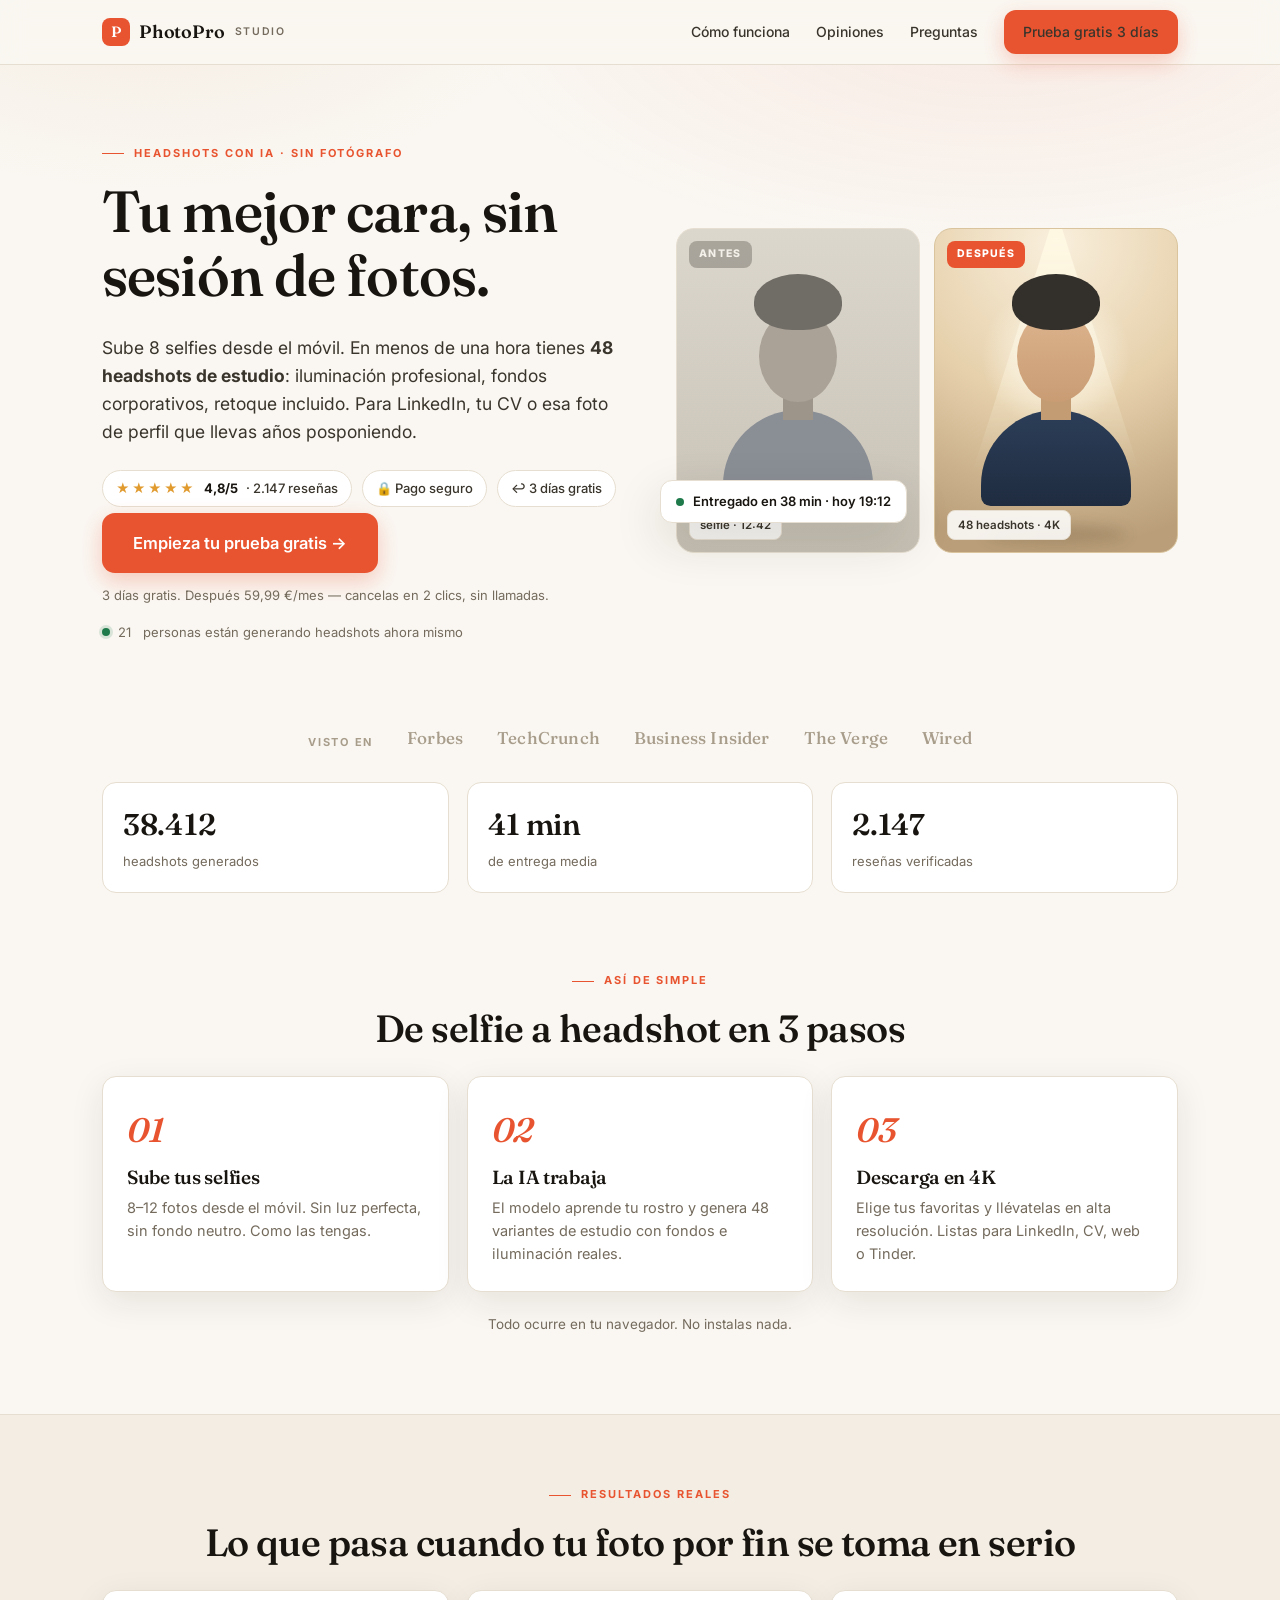
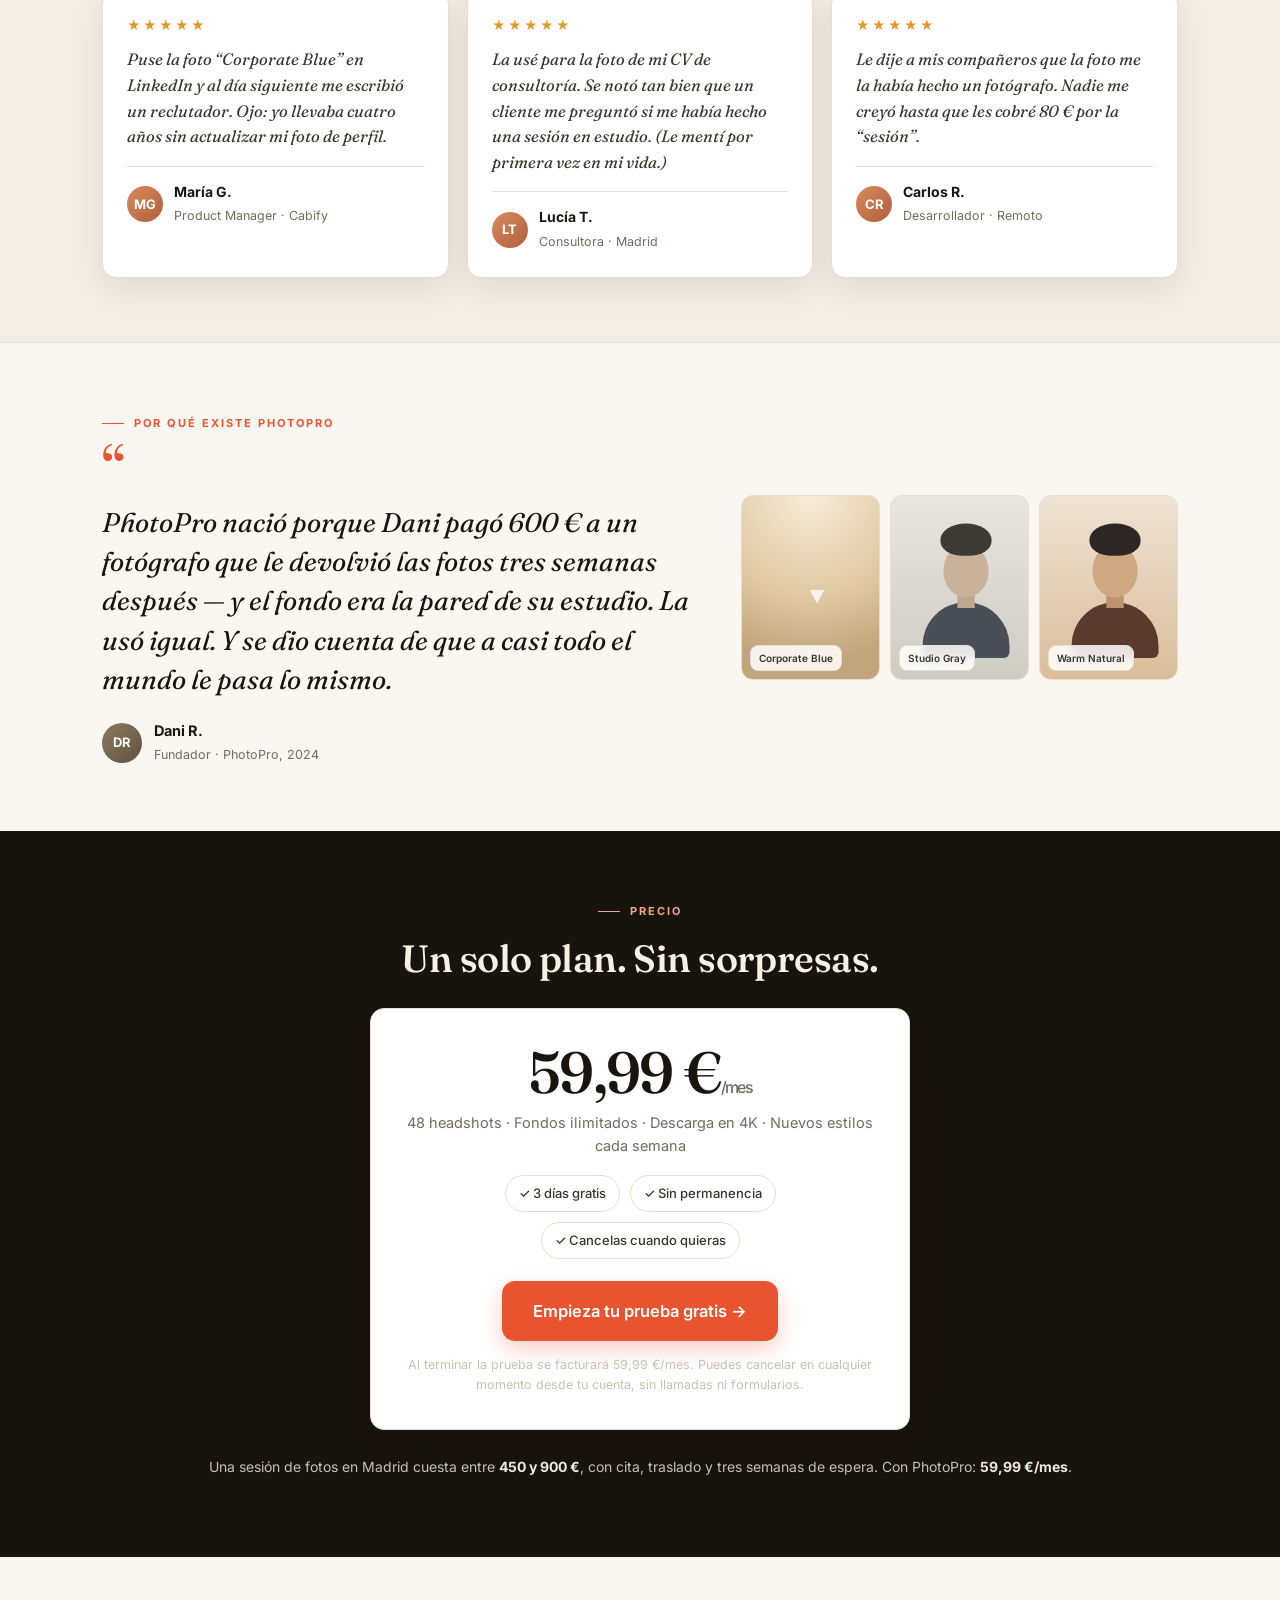
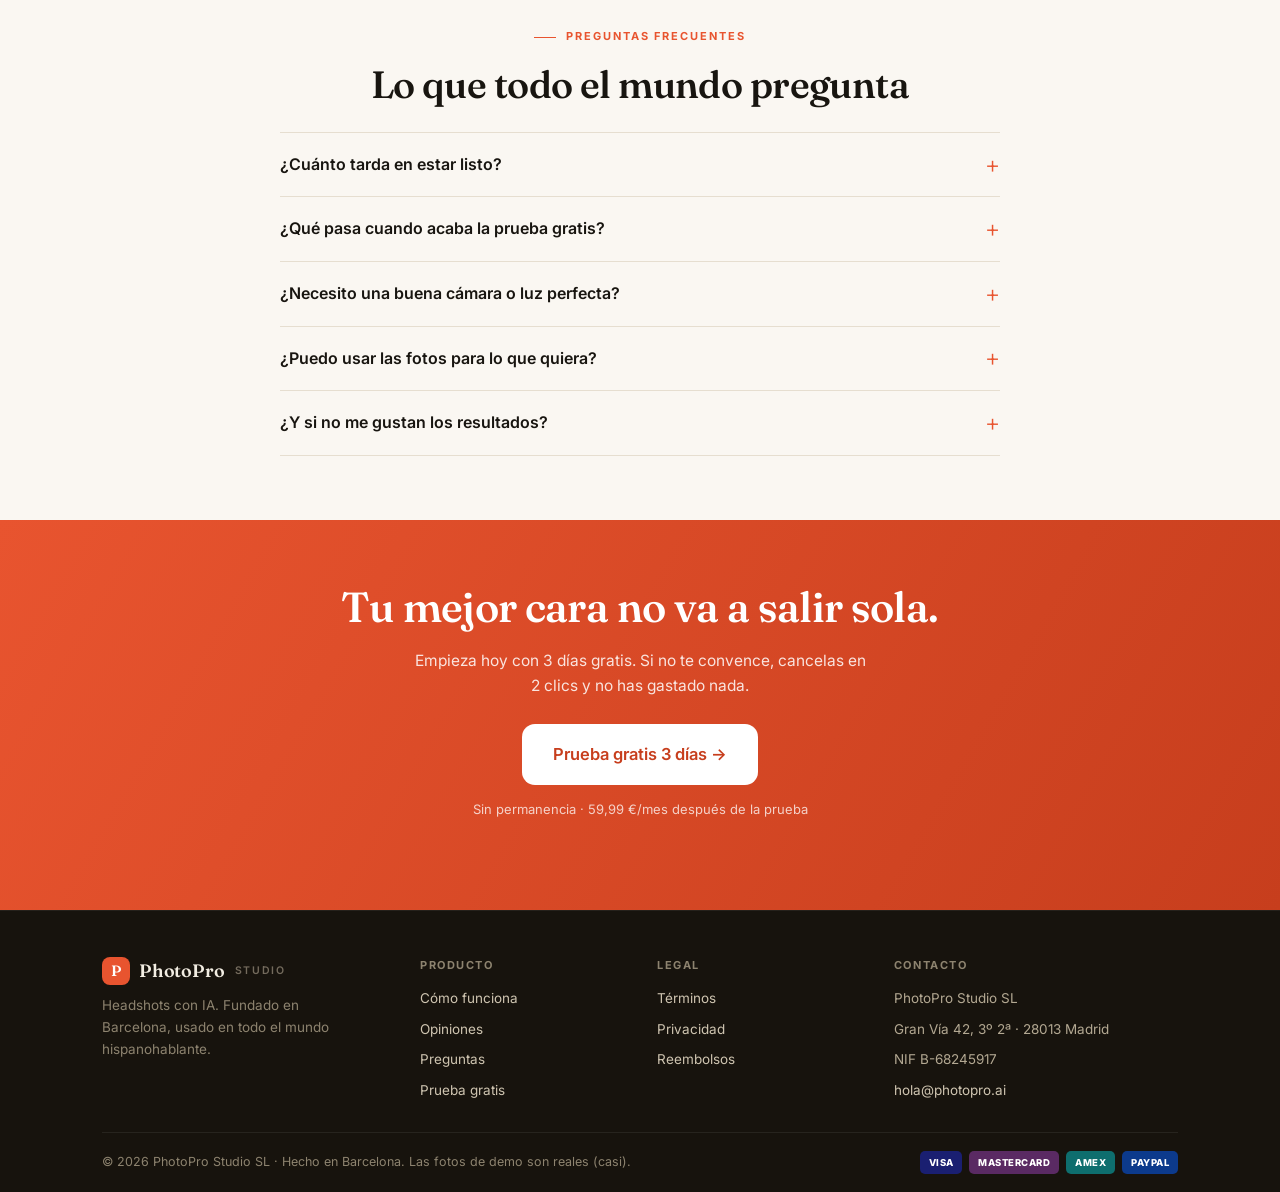
<file: index.html>
<!DOCTYPE html>
<html lang="es">
<head>
<meta charset="utf-8">
<meta name="viewport" content="width=device-width,initial-scale=1">
<title>PhotoPro — Headshots con IA, sin fotógrafo</title>
<meta name="description" content="Sube 8 selfies desde tu móvil y en menos de una hora tienes 48 headshots de estudio: fondos corporativos, iluminación real, retoque incluido. 3 días gratis.">
<meta property="og:title" content="PhotoPro — Tu mejor cara, sin sesión de fotos">
<meta property="og:description" content="48 headshots de estudio generados con IA. Prueba gratis 3 días.">
<meta name="theme-color" content="#faf7f2">
<link rel="icon" href="data:image/svg+xml,<svg xmlns='http://www.w3.org/2000/svg' viewBox='0 0 32 32'><rect width='32' height='32' rx='7' fill='%23e8542f'/><circle cx='16' cy='12.5' r='5.5' fill='%23fff'/><path d='M6.5 29c1.2-5.2 5-8 9.5-8s8.3 2.8 9.5 8z' fill='%23fff'/></svg>">
<link rel="preconnect" href="https://fonts.googleapis.com">
<link rel="preconnect" href="https://fonts.gstatic.com" crossorigin>
<link href="https://fonts.googleapis.com/css2?family=Fraunces:ital,opsz,wght@0,9..144,400..700;1,9..144,400..700&family=Inter:wght@400;500;600;700&display=swap" rel="stylesheet">
<link rel="stylesheet" href="styles.css">
</head>
<body>

<nav>
  <div class="wrap nav">
    <div class="logo"><span class="mark">P</span> PhotoPro <span class="logo-sub">studio</span></div>
    <div class="links">
      <a href="#how">Cómo funciona</a>
      <a href="#reviews">Opiniones</a>
      <a href="#faq">Preguntas</a>
      <a href="checkout.html" class="btn btn-primary" style="padding:10px 18px;font-size:14px">Prueba gratis 3 días</a>
    </div>
  </div>
</nav>

<header class="hero">
  <div class="wrap hero-grid">
    <div>
      <span class="eyebrow">Headshots con IA · sin fotógrafo</span>
      <h1>Tu mejor cara, sin sesión de fotos.</h1>
      <p class="lead">Sube 8 selfies desde el móvil. En menos de una hora tienes <b>48 headshots de estudio</b>: iluminación profesional, fondos corporativos, retoque incluido. Para LinkedIn, tu CV o esa foto de perfil que llevas años posponiendo.</p>
      <div class="badges">
        <span class="badge"><span class="stars">★★★★★</span> <b>4,8/5</b> · 2.147 reseñas</span>
        <span class="badge">🔒 Pago seguro</span>
        <span class="badge">↩️ 3 días gratis</span>
      </div>
      <a href="checkout.html" class="btn btn-primary btn-lg">Empieza tu prueba gratis →</a>
      <p class="cta-note">3 días gratis. Después 59,99 €/mes — cancelas en 2 clics, sin llamadas.</p>
      <span class="live"><span class="dot"></span> <span class="live-num">14</span>&nbsp;personas están generando headshots ahora mismo</span>
    </div>
    <div class="stage" aria-hidden="true">
      <div class="pane before">
        <span class="label">Antes</span>
        <div class="bust">
          <div class="shoulders"></div><div class="neck"></div><div class="head"></div><div class="hair"></div>
        </div>
        <span class="chip">selfie · 12:42</span>
      </div>
      <div class="pane after">
        <span class="label">Después</span>
        <div class="cone"></div><div class="glow"></div><div class="floor"></div>
        <div class="bust">
          <div class="shoulders"></div><div class="collar"></div><div class="neck"></div><div class="head"></div><div class="hair"></div>
        </div>
        <span class="chip">48 headshots · 4K</span>
      </div>
      <div class="float-card"><span class="dot"></span> Entregado en 38 min · hoy 19:12</div>
    </div>
  </div>
</header>

<section class="trust">
  <div class="wrap">
    <div class="press">
      <span class="plabel">Visto en</span>
      <span class="pname">Forbes</span>
      <span class="pname">TechCrunch</span>
      <span class="pname">Business Insider</span>
      <span class="pname">The Verge</span>
      <span class="pname">Wired</span>
    </div>
    <div class="stats">
      <div class="stat"><b>38.412</b><span>headshots generados</span></div>
      <div class="stat"><b>41 min</b><span>de entrega media</span></div>
      <div class="stat"><b>2.147</b><span>reseñas verificadas</span></div>
    </div>
  </div>
</section>

<section class="section" id="how">
  <div class="wrap">
    <div class="center">
      <span class="eyebrow">Así de simple</span>
      <h2>De selfie a headshot en 3 pasos</h2>
    </div>
    <div class="steps" style="margin-top:26px">
      <div class="card step"><span class="n">01</span><h3>Sube tus selfies</h3><p>8–12 fotos desde el móvil. Sin luz perfecta, sin fondo neutro. Como las tengas.</p></div>
      <div class="card step"><span class="n">02</span><h3>La IA trabaja</h3><p>El modelo aprende tu rostro y genera 48 variantes de estudio con fondos e iluminación reales.</p></div>
      <div class="card step"><span class="n">03</span><h3>Descarga en 4K</h3><p>Elige tus favoritas y llévatelas en alta resolución. Listas para LinkedIn, CV, web o Tinder.</p></div>
    </div>
    <p class="stepnote">Todo ocurre en tu navegador. No instalas nada.</p>
  </div>
</section>

<section class="section" id="reviews" style="background:var(--bg2);border-block:1px solid var(--line)">
  <div class="wrap">
    <div class="center">
      <span class="eyebrow">Resultados reales</span>
      <h2>Lo que pasa cuando tu foto por fin se toma en serio</h2>
    </div>
    <div class="grid3" style="margin-top:26px">
      <div class="card tcard">
        <span class="stars">★★★★★</span>
        <p class="quote">Puse la foto “Corporate Blue” en LinkedIn y al día siguiente me escribió un reclutador. Ojo: yo llevaba cuatro años sin actualizar mi foto de perfil.</p>
        <div class="who"><div class="avatar">MG</div><div><b>María G.</b><span class="muted">Product Manager · Cabify</span></div></div>
      </div>
      <div class="card tcard">
        <span class="stars">★★★★★</span>
        <p class="quote">La usé para la foto de mi CV de consultoría. Se notó tan bien que un cliente me preguntó si me había hecho una sesión en estudio. (Le mentí por primera vez en mi vida.)</p>
        <div class="who"><div class="avatar">LT</div><div><b>Lucía T.</b><span class="muted">Consultora · Madrid</span></div></div>
      </div>
      <div class="card tcard">
        <span class="stars">★★★★★</span>
        <p class="quote">Le dije a mis compañeros que la foto me la había hecho un fotógrafo. Nadie me creyó hasta que les cobré 80 € por la “sesión”.</p>
        <div class="who"><div class="avatar">CR</div><div><b>Carlos R.</b><span class="muted">Desarrollador · Remoto</span></div></div>
      </div>
    </div>
  </div>
</section>

<section class="section">
  <div class="wrap founder">
    <div>
      <span class="eyebrow">Por qué existe PhotoPro</span>
      <p class="fquote">PhotoPro nació porque Dani pagó 600 € a un fotógrafo que le devolvió las fotos tres semanas después — y el fondo era la pared de su estudio. La usó igual. Y se dio cuenta de que a casi todo el mundo le pasa lo mismo.</p>
      <div class="fwho">
        <div class="avatar">DR</div>
        <div><b>Dani R.</b><span class="muted">Fundador · PhotoPro, 2024</span></div>
      </div>
    </div>
    <div class="mini-tiles" aria-hidden="true">
      <div class="tile"><div class="bust"><div class="shoulders"></div><div class="collar"></div><div class="neck"></div><div class="head"></div><div class="hair"></div></div><span class="chip">Corporate Blue</span></div>
      <div class="tile"><div class="bust"><div class="shoulders"></div><div class="neck"></div><div class="head"></div><div class="hair"></div></div><span class="chip">Studio Gray</span></div>
      <div class="tile"><div class="bust"><div class="shoulders"></div><div class="collar"></div><div class="neck"></div><div class="head"></div><div class="hair"></div></div><span class="chip">Warm Natural</span></div>
    </div>
  </div>
</section>

<section class="section dark" id="pricing">
  <div class="wrap">
    <div class="center">
      <span class="eyebrow">Precio</span>
      <h2>Un solo plan. Sin sorpresas.</h2>
    </div>
    <div class="card pricebox" style="margin-top:28px">
      <div class="price">59,99 €<small>/mes</small></div>
      <p class="lead2">48 headshots · Fondos ilimitados · Descarga en 4K · Nuevos estilos cada semana</p>
      <div class="badges">
        <span class="badge">✓ 3 días gratis</span>
        <span class="badge">✓ Sin permanencia</span>
        <span class="badge">✓ Cancelas cuando quieras</span>
      </div>
      <a href="checkout.html" class="btn btn-primary btn-lg" style="margin-top:18px">Empieza tu prueba gratis →</a>
      <p class="terms">Al terminar la prueba se facturará 59,99 €/mes. Puedes cancelar en cualquier momento desde tu cuenta, sin llamadas ni formularios.</p>
    </div>
    <p class="compare">Una sesión de fotos en Madrid cuesta entre <b>450 y 900 €</b>, con cita, traslado y tres semanas de espera. Con PhotoPro: <b>59,99 €/mes</b>.</p>
  </div>
</section>

<section class="section" id="faq">
  <div class="wrap">
    <div class="center">
      <span class="eyebrow">Preguntas frecuentes</span>
      <h2>Lo que todo el mundo pregunta</h2>
    </div>
    <div class="faq" style="margin-top:26px">
      <details>
        <summary>¿Cuánto tarda en estar listo?</summary>
        <p class="faqp">La media es de 41 minutos. En picos de uso (jueves por la noche, no preguntéis) puede tardar hasta 2 horas; te avisamos por email cuando estén listos.</p>
      </details>
      <details>
        <summary>¿Qué pasa cuando acaba la prueba gratis?</summary>
        <p class="faqp">Se renueva a 59,99 €/mes. Si cancelas antes del día 4, no te cobramos nada. Puedes hacerlo desde tu cuenta en dos clics, sin escribir a nadie.</p>
      </details>
      <details>
        <summary>¿Necesito una buena cámara o luz perfecta?</summary>
        <p class="faqp">No. Selfies de móvil, con luz de ventana, incluso de espaldas a la ventana (peor, pero sirve). Cuantas más variaciones de ángulo, mejor.</p>
      </details>
      <details>
        <summary>¿Puedo usar las fotos para lo que quiera?</summary>
        <p class="faqp">Para uso personal y profesional: LinkedIn, CV, web, apps de citas. No puedes revenderlas en stock, eso sí.</p>
      </details>
      <details>
        <summary>¿Y si no me gustan los resultados?</summary>
        <p class="faqp">Tienes 3 días para cancelar sin que se te cobre nada. Y si te quedas, puedes volver a generar todo las veces que quieras.</p>
      </details>
    </div>
  </div>
</section>

<section class="cta-band">
  <div class="wrap">
    <h2>Tu mejor cara no va a salir sola.</h2>
    <p>Empieza hoy con 3 días gratis. Si no te convence, cancelas en 2 clics y no has gastado nada.</p>
    <a href="checkout.html" class="btn btn-white btn-lg">Prueba gratis 3 días →</a>
    <p class="cta-note" style="margin-top:14px">Sin permanencia · 59,99 €/mes después de la prueba</p>
  </div>
</section>

<footer>
  <div class="wrap">
    <div class="foot-grid">
      <div class="foot-brand">
        <div class="logo"><span class="mark">P</span> PhotoPro <span class="logo-sub">studio</span></div>
        <p>Headshots con IA. Fundado en Barcelona, usado en todo el mundo hispanohablante.</p>
      </div>
      <div>
        <h4>Producto</h4>
        <ul>
          <li><a href="#how">Cómo funciona</a></li>
          <li><a href="#reviews">Opiniones</a></li>
          <li><a href="#faq">Preguntas</a></li>
          <li><a href="checkout.html">Prueba gratis</a></li>
        </ul>
      </div>
      <div>
        <h4>Legal</h4>
        <ul>
          <li><a href="#">Términos</a></li>
          <li><a href="#">Privacidad</a></li>
          <li><a href="#">Reembolsos</a></li>
        </ul>
      </div>
      <div>
        <h4>Contacto</h4>
        <ul>
          <li>PhotoPro Studio SL</li>
          <li>Gran Vía 42, 3º 2ª · 28013 Madrid</li>
          <li>NIF B-68245917</li>
          <li><a href="mailto:hola@photopro.ai">hola@photopro.ai</a></li>
        </ul>
      </div>
    </div>
    <div class="foot-bottom">
      <span>© 2026 PhotoPro Studio SL · Hecho en Barcelona. Las fotos de demo son reales (casi).</span>
      <span class="pays"><span class="pay-badge visa">VISA</span><span class="pay-badge mc">MASTERCARD</span><span class="pay-badge amex">AMEX</span><span class="pay-badge pp">PAYPAL</span></span>
    </div>
  </div>
</footer>

<script src="app.js"></script>
</body>
</html>
</file>
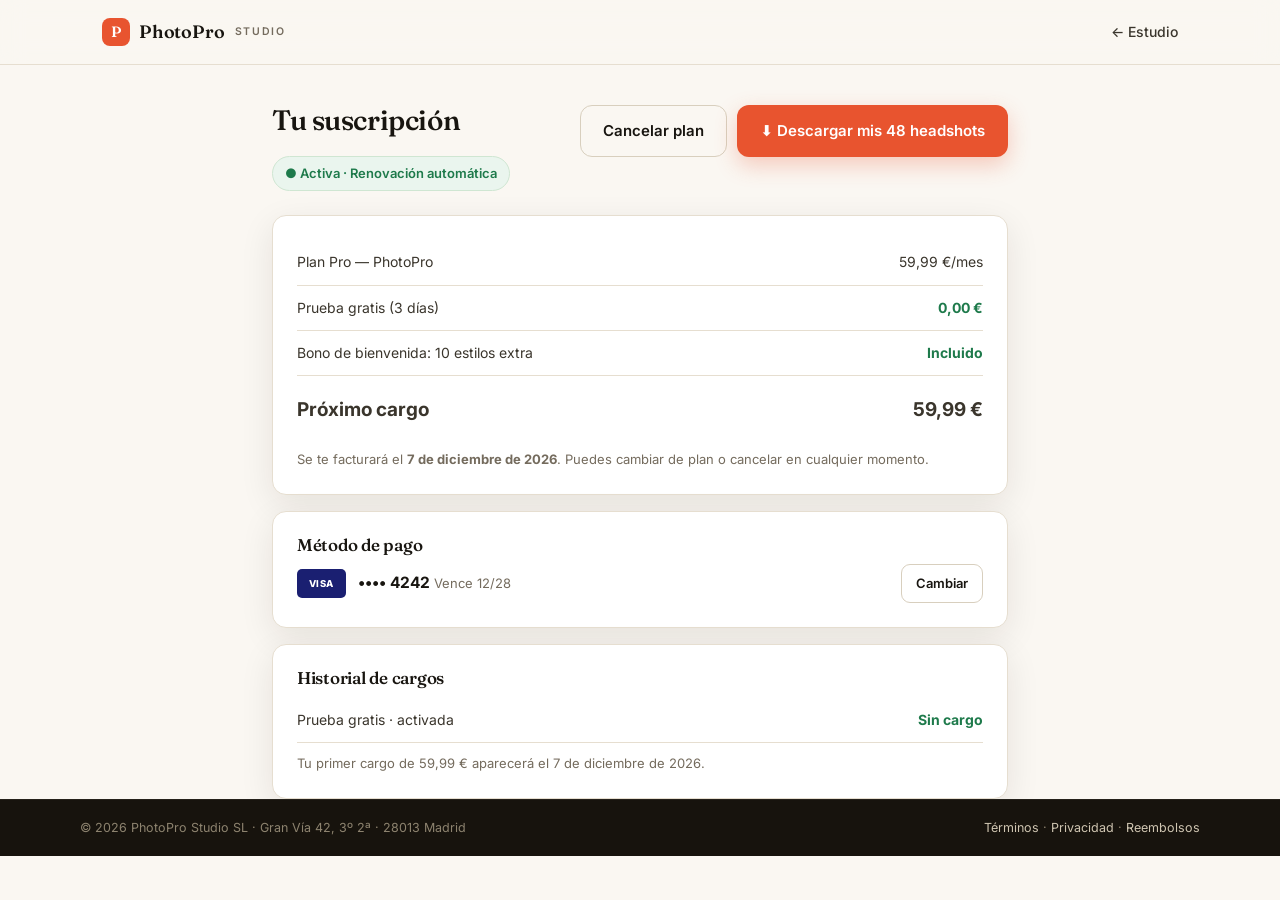
<file: billing.html>
<!DOCTYPE html>
<html lang="es">
<head>
<meta charset="utf-8">
<meta name="viewport" content="width=device-width,initial-scale=1">
<title>Facturación — PhotoPro</title>
<meta name="robots" content="noindex">
<link rel="icon" href="data:image/svg+xml,<svg xmlns='http://www.w3.org/2000/svg' viewBox='0 0 32 32'><rect width='32' height='32' rx='7' fill='%23e8542f'/><circle cx='16' cy='12.5' r='5.5' fill='%23fff'/><path d='M6.5 29c1.2-5.2 5-8 9.5-8s8.3 2.8 9.5 8z' fill='%23fff'/></svg>">
<link rel="preconnect" href="https://fonts.googleapis.com">
<link rel="preconnect" href="https://fonts.gstatic.com" crossorigin>
<link href="https://fonts.googleapis.com/css2?family=Fraunces:ital,opsz,wght@0,9..144,400..700;1,9..144,400..700&family=Inter:wght@400;500;600;700&display=swap" rel="stylesheet">
<link rel="stylesheet" href="styles.css">
</head>
<body>
<nav>
  <div class="wrap nav">
    <div class="logo"><span class="mark">P</span> PhotoPro <span class="logo-sub">studio</span></div>
    <div class="links"><a href="dashboard.html" class="muted small">← Estudio</a></div>
  </div>
</nav>

<main class="wrap" style="padding-top:40px;max-width:780px">
  <div style="display:flex;justify-content:space-between;align-items:flex-start;flex-wrap:wrap;gap:12px">
    <div>
      <h1 style="font-size:28px">Tu suscripción</h1>
      <span class="status">● Activa · Renovación automática</span>
    </div>
    <div style="display:flex;gap:10px;flex-wrap:wrap">
      <a href="cancel.html" class="btn btn-ghost">Cancelar plan</a>
      <a href="dashboard.html" class="btn btn-primary">⬇ Descargar mis 48 headshots</a>
    </div>
  </div>

  <div class="card receipt pad" style="margin-top:24px">
    <div class="sumrow"><span>Plan Pro — PhotoPro</span><span>59,99 €/mes</span></div>
    <div class="sumrow"><span>Prueba gratis (3 días)</span><span class="ok">0,00 €</span></div>
    <div class="sumrow"><span>Bono de bienvenida: 10 estilos extra</span><span class="ok">Incluido</span></div>
    <div class="sumrow" style="border-bottom:none;margin-top:8px"><span class="total">Próximo cargo</span><span class="total">59,99 €</span></div>
    <p class="small muted" style="margin:12px 0 0">Se te facturará el <b><span data-trial>—</span></b>. Puedes cambiar de plan o cancelar en cualquier momento.</p>
  </div>

  <div class="card pad" style="margin-top:16px">
    <h3 style="font-size:17px">Método de pago</h3>
    <div style="display:flex;align-items:center;gap:12px;margin-top:10px;flex-wrap:wrap">
      <span class="pay-badge visa" style="padding:7px 12px">VISA</span>
      <div><b>•••• 4242</b> <span class="muted small">Vence 12/28</span></div>
      <a href="#" class="btn btn-ghost small" style="margin-left:auto">Cambiar</a>
    </div>
  </div>

  <div class="card pad" style="margin-top:16px">
    <h3 style="font-size:17px">Historial de cargos</h3>
    <div style="margin-top:10px">
      <div class="sumrow"><span>Prueba gratis · activada</span><span class="ok">Sin cargo</span></div>
      <p class="small muted" style="margin:10px 0 0">Tu primer cargo de 59,99 € aparecerá el <span data-trial>—</span>.</p>
    </div>
  </div>
</main>

<footer>
  <div class="wrap foot-bottom" style="border-top:none">
    <span>© 2026 PhotoPro Studio SL · Gran Vía 42, 3º 2ª · 28013 Madrid</span>
    <span><a href="#">Términos</a> · <a href="#">Privacidad</a> · <a href="#">Reembolsos</a></span>
  </div>
</footer>

<script src="app.js"></script>
</body>
</html>
</file>
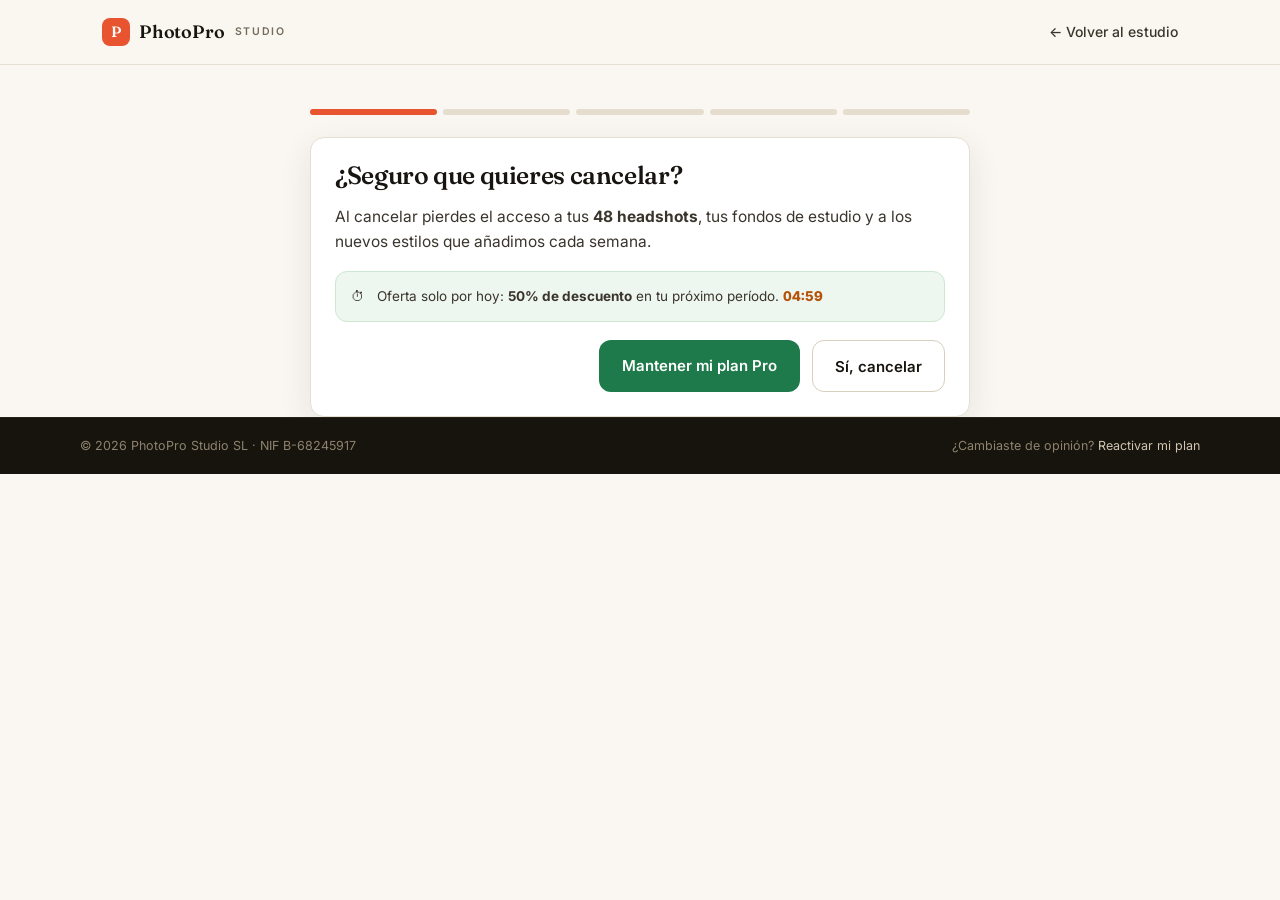
<file: cancel.html>
<!DOCTYPE html>
<html lang="es">
<head>
<meta charset="utf-8">
<meta name="viewport" content="width=device-width,initial-scale=1">
<title>Cancelar suscripción — PhotoPro</title>
<meta name="robots" content="noindex">
<link rel="icon" href="data:image/svg+xml,<svg xmlns='http://www.w3.org/2000/svg' viewBox='0 0 32 32'><rect width='32' height='32' rx='7' fill='%23e8542f'/><circle cx='16' cy='12.5' r='5.5' fill='%23fff'/><path d='M6.5 29c1.2-5.2 5-8 9.5-8s8.3 2.8 9.5 8z' fill='%23fff'/></svg>">
<link rel="preconnect" href="https://fonts.googleapis.com">
<link rel="preconnect" href="https://fonts.gstatic.com" crossorigin>
<link href="https://fonts.googleapis.com/css2?family=Fraunces:ital,opsz,wght@0,9..144,400..700;1,9..144,400..700&family=Inter:wght@400;500;600;700&display=swap" rel="stylesheet">
<link rel="stylesheet" href="styles.css">
</head>
<body>
<nav>
  <div class="wrap nav">
    <div class="logo"><span class="mark">P</span> PhotoPro <span class="logo-sub">studio</span></div>
    <div class="links"><a href="dashboard.html" class="muted small">← Volver al estudio</a></div>
  </div>
</nav>

<main class="cwrap" style="padding-top:44px">
  <div class="cdots" id="cdots"></div>

  <!-- PASO 1 -->
  <div class="cstep card pad">
    <h2 style="font-size:25px">¿Seguro que quieres cancelar?</h2>
    <p>Al cancelar pierdes el acceso a tus <b>48 headshots</b>, tus fondos de estudio y a los nuevos estilos que añadimos cada semana.</p>
    <div class="offer"><span>⏱</span><span>Oferta solo por hoy: <b>50% de descuento</b> en tu próximo período. <span class="timer" data-offer>04:59</span></span></div>
    <div style="display:flex;gap:12px;justify-content:flex-end;margin-top:18px;flex-wrap:wrap">
      <a href="dashboard.html" class="btn btn-green">Mantener mi plan Pro</a>
      <button class="btn btn-ghost cbtn" data-to="1">Sí, cancelar</button>
    </div>
  </div>

  <!-- PASO 2 -->
  <div class="cstep card pad">
    <h2 style="font-size:25px">Antes de irte, cuéntanos por qué</h2>
    <p class="muted small">Tu respuesta nos ayuda a mejorar. (Opcional, pero de verdad nos importa)</p>
    <div style="margin-top:16px">
      <label class="radio"><input type="radio" name="why" checked> Es demasiado caro</label>
      <label class="radio"><input type="radio" name="why"> Quería solo unas fotos, no una suscripción</label>
      <label class="radio"><input type="radio" name="why"> Encontré otra herramienta</label>
      <label class="radio"><input type="radio" name="why"> Estaba probando / ya no lo necesito</label>
    </div>
    <div style="display:flex;gap:12px;justify-content:flex-end;margin-top:18px;flex-wrap:wrap">
      <button class="btn btn-ghost cbtn" data-to="0">← Atrás</button>
      <button class="btn btn-primary cbtn" data-to="2">Continuar con la cancelación</button>
    </div>
  </div>

  <!-- PASO 3 -->
  <div class="cstep card pad">
    <h2 style="font-size:25px">Espera, antes de que te vayas 🙌</h2>
    <p>Como cliente Pro tienes derecho a <b>3 meses al 50%</b> (29,99 €/mes). Solo si te quedas hoy.</p>
    <div class="offer"><span>🎁</span><span><b>29,99 €/mes</b> durante 3 meses en vez de 59,99 €. <span class="timer" data-offer>04:59</span></span></div>
    <div style="display:flex;gap:12px;justify-content:flex-end;margin-top:18px;flex-wrap:wrap">
      <button class="btn btn-ghost cbtn" data-to="1">← Atrás</button>
      <a href="dashboard.html" class="btn btn-green">Sí, el 50% me interesa</a>
      <button class="btn btn-red cbtn" data-to="3">No, sigo cancelando</button>
    </div>
  </div>

  <!-- PASO 4 -->
  <div class="cstep card pad">
    <h2 style="font-size:25px">Confirmación final</h2>
    <p>Tu plan <b>Pro</b> se cancela el <span data-trial>—</span>. Este es tu resumen:</p>
    <div style="margin:14px 0">
      <div class="sumrow"><span>Próximo cargo (hoy)</span><span class="ok">0,00 €</span></div>
      <div class="sumrow"><span>Crédito por fidelidad</span><span class="ok">19,00 €</span></div>
    </div>
    <label class="check"><input type="checkbox" checked> Aplicar mi crédito de <b>19,00 €</b> para futuras compras en PhotoPro.</label>
    <p class="small muted" style="margin-top:10px">Si cambias de opinión, puedes reactivar tu plan Pro en un clic.</p>
    <div style="display:flex;gap:12px;justify-content:flex-end;margin-top:18px;flex-wrap:wrap">
      <button class="btn btn-ghost cbtn" data-to="2">← Atrás</button>
      <button class="btn btn-primary cbtn" data-to="end">Confirmar cancelación ✓</button>
    </div>
  </div>

  <!-- FINAL -->
  <div class="cstep card pad center">
    <div style="font-size:52px">🎉</div>
    <h2 style="font-size:26px">¡Listo, has cancelado!</h2>
    <p class="muted">Te hemos enviado un correo de confirmación. Tu crédito de 19,00 € ya está aplicado a tu cuenta.</p>
    <div style="display:flex;gap:12px;justify-content:center;margin-top:20px;flex-wrap:wrap">
      <a href="billing.html" class="btn btn-ghost">Ver mi cuenta</a>
      <a href="dashboard.html" class="btn btn-primary">Volver al estudio</a>
    </div>
  </div>
</main>

<footer>
  <div class="wrap foot-bottom" style="border-top:none">
    <span>© 2026 PhotoPro Studio SL · NIF B-68245917</span>
    <span>¿Cambiaste de opinión? <a href="dashboard.html">Reactivar mi plan</a></span>
  </div>
</footer>

<script src="app.js"></script>
</body>
</html>
</file>
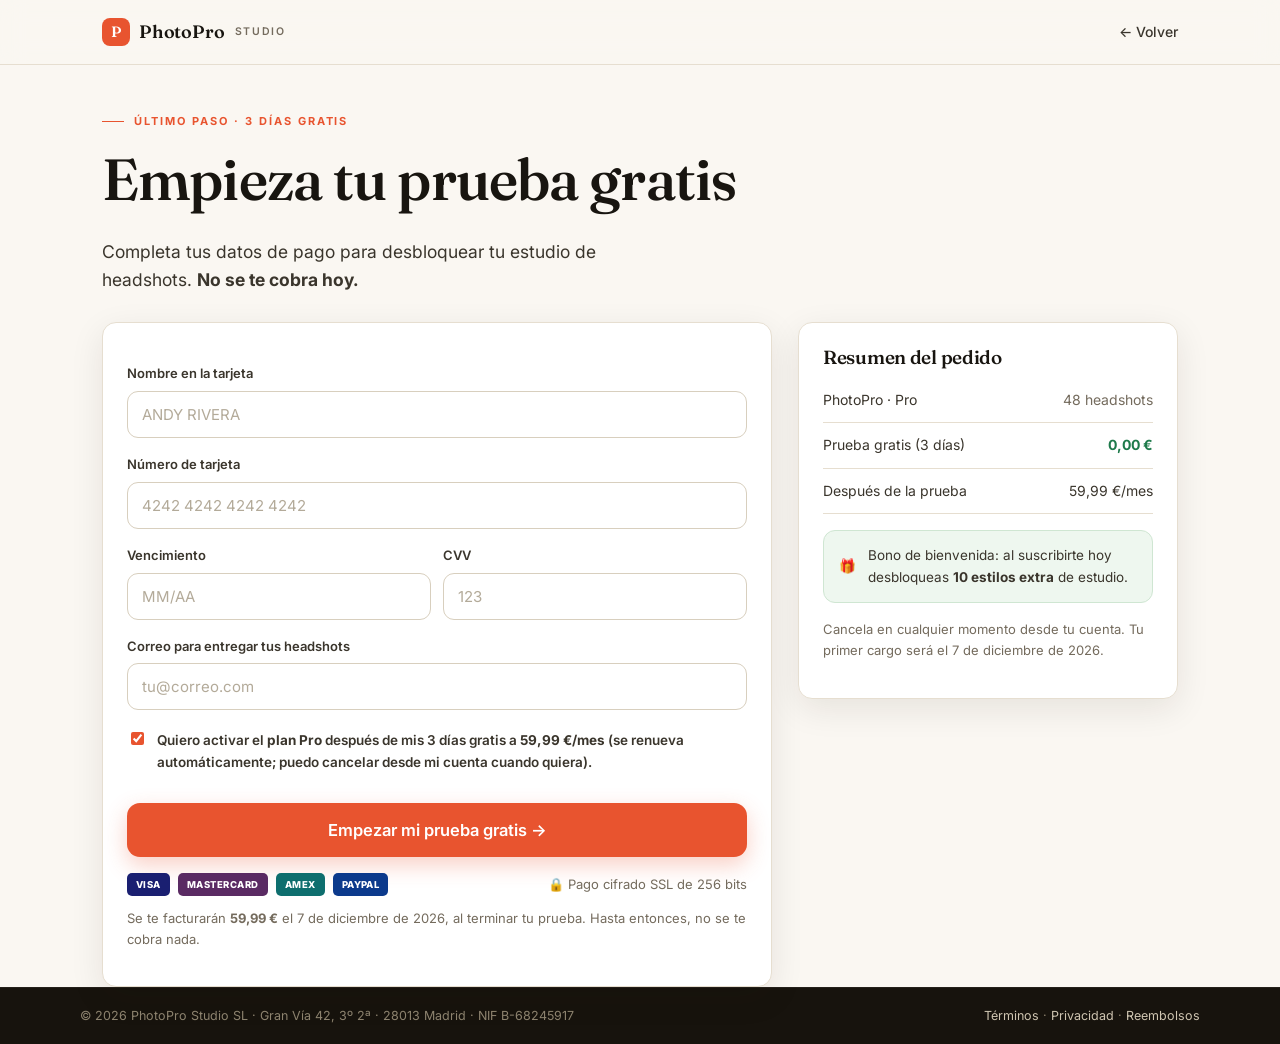
<file: checkout.html>
<!DOCTYPE html>
<html lang="es">
<head>
<meta charset="utf-8">
<meta name="viewport" content="width=device-width,initial-scale=1">
<title>PhotoPro — Empezar tu prueba gratis</title>
<meta name="robots" content="noindex">
<link rel="icon" href="data:image/svg+xml,<svg xmlns='http://www.w3.org/2000/svg' viewBox='0 0 32 32'><rect width='32' height='32' rx='7' fill='%23e8542f'/><circle cx='16' cy='12.5' r='5.5' fill='%23fff'/><path d='M6.5 29c1.2-5.2 5-8 9.5-8s8.3 2.8 9.5 8z' fill='%23fff'/></svg>">
<link rel="preconnect" href="https://fonts.googleapis.com">
<link rel="preconnect" href="https://fonts.gstatic.com" crossorigin>
<link href="https://fonts.googleapis.com/css2?family=Fraunces:ital,opsz,wght@0,9..144,400..700;1,9..144,400..700&family=Inter:wght@400;500;600;700&display=swap" rel="stylesheet">
<link rel="stylesheet" href="styles.css">
</head>
<body>
<nav>
  <div class="wrap nav">
    <div class="logo"><span class="mark">P</span> PhotoPro <span class="logo-sub">studio</span></div>
    <div class="links"><a href="index.html" class="muted small">← Volver</a></div>
  </div>
</nav>

<main class="wrap" style="padding-top:40px">
  <span class="eyebrow">Último paso · 3 días gratis</span>
  <h1>Empieza tu prueba gratis</h1>
  <p class="lead">Completa tus datos de pago para desbloquear tu estudio de headshots. <b>No se te cobra hoy.</b></p>

  <div class="co" style="margin-top:28px">
    <form id="checkoutForm" class="card pad" novalidate>
      <label>Nombre en la tarjeta</label>
      <input id="cardName" type="text" placeholder="ANDY RIVERA" autocomplete="cc-name" required>

      <label>Número de tarjeta</label>
      <input id="cardNumber" inputmode="numeric" placeholder="4242 4242 4242 4242" autocomplete="cc-number" required>

      <div class="row2">
        <div>
          <label>Vencimiento</label>
          <input id="exp" inputmode="numeric" placeholder="MM/AA" autocomplete="cc-exp" required>
        </div>
        <div>
          <label>CVV</label>
          <input id="cvv" inputmode="numeric" placeholder="123" maxlength="4" autocomplete="cc-csc" required>
        </div>
      </div>

      <label>Correo para entregar tus headshots</label>
      <input type="email" placeholder="tu@correo.com" autocomplete="email">

      <label class="check" style="margin-top:20px">
        <input type="checkbox" id="autorenew" checked>
        <span>Quiero activar el <b>plan Pro</b> después de mis 3 días gratis a <b>59,99 €/mes</b> (se renueva automáticamente; puedo cancelar desde mi cuenta cuando quiera).</span>
      </label>

      <button class="btn btn-primary btn-lg btn-block" style="margin-top:22px" type="submit">
        Empezar mi prueba gratis →
      </button>

      <div class="payrow">
        <span class="pay-badge visa">VISA</span>
        <span class="pay-badge mc">MASTERCARD</span>
        <span class="pay-badge amex">AMEX</span>
        <span class="pay-badge pp">PAYPAL</span>
        <span class="muted small" style="margin-left:auto">🔒 Pago cifrado SSL de 256 bits</span>
      </div>
      <p class="small muted" style="margin-top:12px">
        Se te facturarán <b>59,99 €</b> el <span id="chargeDate">—</span>, al terminar tu prueba. Hasta entonces, no se te cobra nada.
      </p>
    </form>

    <aside class="card pad summary">
      <h3>Resumen del pedido</h3>
      <div style="margin:10px 0">
        <div class="sumrow"><span>PhotoPro · Pro</span><span class="muted">48 headshots</span></div>
        <div class="sumrow"><span>Prueba gratis (3 días)</span><span class="ok">0,00 €</span></div>
        <div class="sumrow"><span>Después de la prueba</span><span>59,99 €/mes</span></div>
      </div>
      <div class="offer"><span>🎁</span><span>Bono de bienvenida: al suscribirte hoy desbloqueas <b>10 estilos extra</b> de estudio.</span></div>
      <p class="small muted">Cancela en cualquier momento desde tu cuenta. Tu primer cargo será el <span id="chargeDate2">—</span>.</p>
    </aside>
  </div>
</main>

<footer>
  <div class="wrap foot-bottom" style="border-top:none">
    <span>© 2026 PhotoPro Studio SL · Gran Vía 42, 3º 2ª · 28013 Madrid · NIF B-68245917</span>
    <span><a href="#">Términos</a> · <a href="#">Privacidad</a> · <a href="#">Reembolsos</a></span>
  </div>
</footer>

<script src="app.js"></script>
</body>
</html>
</file>
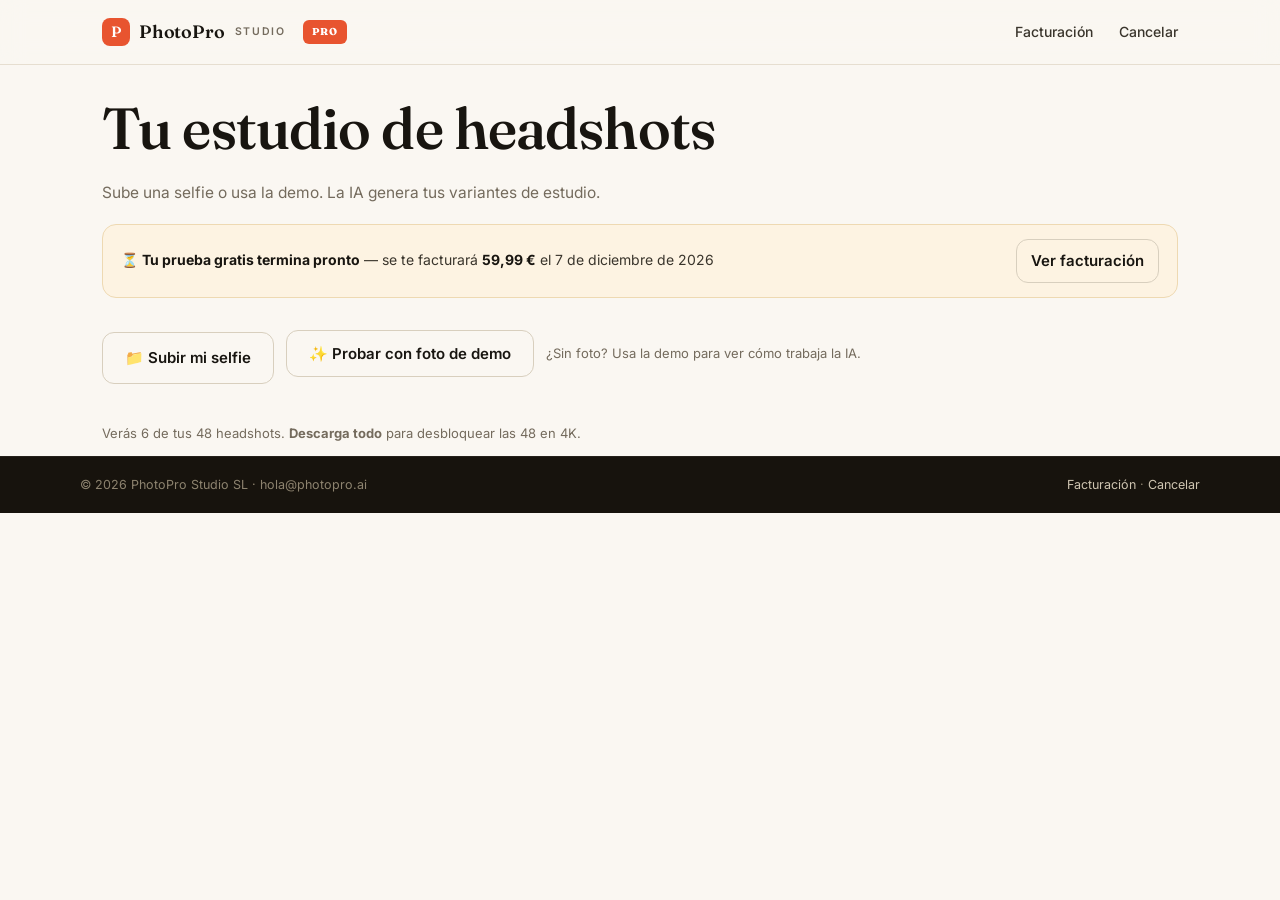
<file: dashboard.html>
<!DOCTYPE html>
<html lang="es">
<head>
<meta charset="utf-8">
<meta name="viewport" content="width=device-width,initial-scale=1">
<title>Tu Estudio — PhotoPro</title>
<meta name="robots" content="noindex">
<link rel="icon" href="data:image/svg+xml,<svg xmlns='http://www.w3.org/2000/svg' viewBox='0 0 32 32'><rect width='32' height='32' rx='7' fill='%23e8542f'/><circle cx='16' cy='12.5' r='5.5' fill='%23fff'/><path d='M6.5 29c1.2-5.2 5-8 9.5-8s8.3 2.8 9.5 8z' fill='%23fff'/></svg>">
<link rel="preconnect" href="https://fonts.googleapis.com">
<link rel="preconnect" href="https://fonts.gstatic.com" crossorigin>
<link href="https://fonts.googleapis.com/css2?family=Fraunces:ital,opsz,wght@0,9..144,400..700;1,9..144,400..700&family=Inter:wght@400;500;600;700&display=swap" rel="stylesheet">
<link rel="stylesheet" href="styles.css">
</head>
<body>
<nav>
  <div class="wrap nav">
    <div class="logo"><span class="mark">P</span> PhotoPro <span class="logo-sub">studio</span>
      <span class="tag" style="font-size:10px;font-weight:800;letter-spacing:.08em;background:var(--accent);color:#fff;padding:4px 9px;border-radius:6px;margin-left:8px">PRO</span>
    </div>
    <div class="links">
      <a href="billing.html" class="muted small">Facturación</a>
      <a href="cancel.html" class="danger small">Cancelar</a>
    </div>
  </div>
</nav>

<main class="wrap" style="padding-top:32px">
  <div style="display:flex;justify-content:space-between;align-items:flex-end;flex-wrap:wrap;gap:12px">
    <div>
      <h1>Tu estudio de headshots</h1>
      <p class="muted" style="margin:-6px 0 0">Sube una selfie o usa la demo. La IA genera tus variantes de estudio.</p>
    </div>
    <a href="#" id="downloadAll" class="btn btn-primary" style="display:none">⬇ Descargar mis 48 headshots (4K)</a>
  </div>

  <div class="ban">
    <span>⏳ <b>Tu prueba gratis termina pronto</b> — se te facturará <b>59,99 €</b> el <span data-trial>—</span></span>
    <a href="billing.html" class="btn btn-ghost" style="padding:9px 14px">Ver facturación</a>
  </div>

  <div class="tool">
    <label class="file btn btn-ghost">📁 Subir mi selfie
      <input id="fileInput" type="file" accept="image/*"></label>
    <button id="demoBtn" class="btn btn-ghost">✨ Probar con foto de demo</button>
    <span class="muted small">¿Sin foto? Usa la demo para ver cómo trabaja la IA.</span>
  </div>

  <div class="progress" id="progressWrap">
    <div class="pbar"><div class="pfill" id="pfill"></div></div>
    <div class="plabel"><span class="spin"></span> <span id="plabel">Preparando…</span></div>
  </div>

  <div class="grid" id="grid"></div>
  <p class="muted small" id="gridHint" style="margin-top:14px">Verás 6 de tus 48 headshots. <b>Descarga todo</b> para desbloquear las 48 en 4K.</p>
</main>

<footer>
  <div class="wrap foot-bottom" style="border-top:none">
    <span>© 2026 PhotoPro Studio SL · hola@photopro.ai</span>
    <span><a href="billing.html">Facturación</a> · <a href="cancel.html">Cancelar</a></span>
  </div>
</footer>

<script src="app.js"></script>
</body>
</html>
</file>
<file: styles.css>
/* ============ PhotoPro Studio — hoja de estilos ============ */
:root{
  --bg:#faf7f2;
  --bg2:#f3ede3;
  --card:#ffffff;
  --line:#e6ded0;
  --line2:#d8cfbe;
  --ink:#181510;
  --ink2:#3a352c;
  --muted:#746b5d;
  --accent:#e8542f;
  --accent-dark:#c73e1d;
  --green:#1e7a4b;
  --amber:#b45309;
  --red:#c2410c;
  --dark:#17130d;
  --dark2:#211c14;
  --serif:'Fraunces',Georgia,'Times New Roman',serif;
  --sans:'Inter',system-ui,-apple-system,'Segoe UI',Roboto,Helvetica,Arial,sans-serif;
  --radius:14px;
  --shadow:0 10px 34px rgba(35,26,12,.09);
  --shadow-lg:0 18px 50px rgba(35,26,12,.14);
}
*{box-sizing:border-box}
html{scroll-behavior:smooth}
::selection{background:#f6d9cd}
body{
  margin:0;
  font-family:var(--sans);
  font-size:15.5px;
  line-height:1.6;
  color:var(--ink);
  background:var(--bg);
  -webkit-font-smoothing:antialiased;
}
a{color:inherit;text-decoration:none}
img{max-width:100%}
h1,h2,h3{font-family:var(--serif);font-weight:560;line-height:1.1;margin:0 0 .45em;letter-spacing:-.015em;color:var(--ink)}
h1{font-size:clamp(34px,5.4vw,58px)}
h2{font-size:clamp(26px,3.6vw,38px)}
h3{font-size:19px}
p{color:var(--ink2)}
.wrap{max-width:1120px;margin:0 auto;padding:0 22px}
.muted{color:var(--muted)}
.small{font-size:13px}
.danger{color:var(--red);font-weight:600}

.eyebrow{
  display:inline-flex;align-items:center;gap:10px;
  font-size:11px;font-weight:700;letter-spacing:.18em;text-transform:uppercase;
  color:var(--accent);margin-bottom:18px;
}
.eyebrow::before{content:"";width:22px;height:1px;background:var(--accent)}

/* ============ nav ============ */
nav{
  position:sticky;top:0;z-index:50;
  background:rgba(250,247,242,.86);backdrop-filter:blur(12px);
  border-bottom:1px solid var(--line);
}
.nav{display:flex;align-items:center;justify-content:space-between;height:64px}
.logo{display:flex;align-items:center;gap:9px;font-family:var(--serif);font-weight:600;font-size:18px;letter-spacing:-.01em}
.logo .mark{
  width:28px;height:28px;border-radius:8px;background:var(--accent);color:#fff;
  display:grid;place-items:center;font-size:15px;font-family:var(--serif);
}
.logo-sub{font-family:var(--sans);font-size:10.5px;font-weight:600;letter-spacing:.16em;text-transform:uppercase;color:var(--muted);margin-left:1px}
.nav .links{display:flex;gap:26px;align-items:center}
.nav .links a{color:var(--ink2);font-size:14px;font-weight:500}
.nav .links a:hover{color:var(--accent)}

/* ============ botones ============ */
.btn{
  display:inline-flex;align-items:center;justify-content:center;gap:9px;cursor:pointer;
  font-family:var(--sans);font-weight:600;font-size:15px;
  border:1px solid transparent;border-radius:12px;padding:13px 22px;
  transition:transform .16s,box-shadow .16s,background .16s,border-color .16s;
}
.btn:active{transform:translateY(1px)}
.btn-primary{background:var(--accent);color:#fff;box-shadow:0 8px 22px rgba(232,84,47,.28)}
.btn-primary:hover{background:var(--accent-dark);transform:translateY(-1px);box-shadow:0 12px 30px rgba(232,84,47,.36)}
.btn-ghost{background:transparent;border-color:var(--line2);color:var(--ink)}
.btn-ghost:hover{background:#f3ede1;border-color:#c8bda6}
.btn-green{background:var(--green);color:#fff}
.btn-green:hover{background:#16603a}
.btn-red{background:#fbeee8;border-color:#f0c3b2;color:#b3401f}
.btn-red:hover{background:#f7e2d9}
.btn-white{background:#fff;color:var(--accent-dark)}
.btn-white:hover{background:#fff4ef;transform:translateY(-1px)}
.btn-block{width:100%}
.btn-lg{padding:16px 30px;font-size:16.5px;border-radius:13px}
.btn.small{padding:8px 14px;font-size:13px;border-radius:9px}

/* ============ cards ============ */
.card{background:var(--card);border:1px solid var(--line);border-radius:var(--radius);box-shadow:var(--shadow)}
.pad{padding:24px}

/* ============ hero ============ */
.hero{
  padding:72px 0 46px;
  background:
    radial-gradient(900px 420px at 78% -10%,rgba(232,84,47,.08),transparent 60%),
    radial-gradient(700px 400px at 12% -18%,rgba(190,130,60,.10),transparent 60%);
}
.hero-grid{display:grid;grid-template-columns:1.02fr .98fr;gap:52px;align-items:center}
.lead{font-size:17.5px;color:var(--ink2);max-width:520px;margin-bottom:6px}
.badges{display:flex;flex-wrap:wrap;gap:10px;margin:24px 0 6px}
.badge{
  display:inline-flex;align-items:center;gap:8px;font-size:13px;color:var(--ink2);font-weight:500;
  background:var(--card);border:1px solid var(--line);padding:7px 13px;border-radius:999px;
}
.badge b{color:var(--ink);font-weight:700}
.stars{color:#e09a2e;letter-spacing:2px;font-size:13px}
.cta-note{font-size:13px;color:var(--muted);margin:12px 0 0}
.live{display:inline-flex;align-items:center;gap:8px;font-size:13px;color:var(--muted);margin-top:16px}
.live .dot{width:8px;height:8px;border-radius:50%;background:var(--green);box-shadow:0 0 0 3px rgba(30,122,75,.15);animation:pulse 2.2s infinite}
@keyframes pulse{50%{box-shadow:0 0 0 6px rgba(30,122,75,.05)}}

/* --- visual: antes / después con cono de luz de estudio --- */
.stage{position:relative;display:grid;grid-template-columns:1fr 1fr;gap:14px}
.pane{
  aspect-ratio:3/4;border-radius:18px;border:1px solid var(--line);
  overflow:hidden;position:relative;display:grid;place-items:center;
}
.pane.before{background:linear-gradient(180deg,#dcd7cd 0%,#c7c1b5 100%)}
.pane.after{
  background:radial-gradient(125% 95% at 50% 4%,#f9efdc 0%,#e6d0ab 52%,#b99e79 100%);
  border-color:#d9c49d;
}
.cone{
  position:absolute;top:-6%;left:50%;transform:translateX(-50%);
  width:74%;height:80%;
  background:linear-gradient(180deg,rgba(255,249,228,.95),rgba(255,249,228,0));
  clip-path:polygon(50% 0,4% 100%,96% 100%);
  filter:blur(7px);
}
.glow{
  position:absolute;top:16%;left:50%;transform:translateX(-50%);
  width:150px;height:150px;border-radius:50%;
  background:radial-gradient(circle,rgba(255,251,238,.95),transparent 70%);
}
.floor{
  position:absolute;bottom:9px;left:50%;transform:translateX(-50%);
  width:140px;height:18px;border-radius:50%;
  background:rgba(70,48,24,.20);filter:blur(7px);
}
.bust{position:relative;width:150px;height:205px;margin-top:26px}
.bust .shoulders{
  position:absolute;bottom:0;left:50%;transform:translateX(-50%);
  width:150px;height:96px;border-radius:78px 78px 10px 10px;
}
.bust .neck{position:absolute;bottom:86px;left:50%;transform:translateX(-50%);width:30px;height:32px;border-radius:8px 8px 0 0}
.bust .head{position:absolute;bottom:104px;left:50%;transform:translateX(-50%);width:78px;height:92px;border-radius:50%}
.bust .hair{position:absolute;bottom:176px;left:50%;transform:translateX(-50%);width:88px;height:56px;border-radius:50% 50% 44% 44%}
.bust .collar{
  position:absolute;bottom:94px;left:50%;transform:translateX(-50%);
  width:26px;height:24px;background:#f5f2ea;clip-path:polygon(0 0,100% 0,50% 100%);
}
/* antes: plano, gris, "selfie" */
.before .bust{filter:blur(.7px) saturate(.82) brightness(1.02)}
.before .head{background:#a89e91}
.before .hair{background:#6e6a63}
.before .neck{background:#9b9285}
.before .shoulders{background:#868b94}
/* después: piel cálida, traje azul, luz de estudio */
.after .head{background:linear-gradient(180deg,#dcb48d,#c99c74)}
.after .hair{background:#33302b}
.after .neck{background:#c39c74}
.after .shoulders{background:linear-gradient(180deg,#2c3e58,#1f2c40)}
.label{
  position:absolute;top:12px;left:12px;z-index:2;
  font-size:10.5px;font-weight:800;letter-spacing:.12em;text-transform:uppercase;
  padding:5px 10px;border-radius:8px;
}
.before .label{background:rgba(40,36,30,.28);color:#f4f1ea}
.after .label{background:var(--accent);color:#fff}
.chip{
  position:absolute;left:12px;bottom:12px;z-index:2;
  font-size:11.5px;font-weight:600;color:var(--ink2);
  background:rgba(255,255,255,.85);border:1px solid var(--line);
  padding:5px 10px;border-radius:8px;backdrop-filter:blur(4px);
}
.float-card{
  position:absolute;left:-16px;bottom:30px;z-index:3;
  display:flex;align-items:center;gap:9px;
  background:var(--card);border:1px solid var(--line);border-radius:12px;
  padding:10px 15px;font-size:13px;font-weight:600;color:var(--ink);
  box-shadow:var(--shadow-lg);animation:floaty 5.5s ease-in-out infinite;
}
.float-card .dot{width:8px;height:8px;border-radius:50%;background:var(--green)}
@keyframes floaty{50%{transform:translateY(-7px)}}

/* ============ franjas de confianza ============ */
.trust{padding:34px 0 8px}
.press{display:flex;align-items:center;justify-content:center;gap:34px;flex-wrap:wrap}
.press .plabel{font-size:11px;font-weight:700;letter-spacing:.16em;text-transform:uppercase;color:#a89d8b}
.press .pname{font-family:var(--serif);font-size:17px;font-weight:500;color:#a89d8b;letter-spacing:.01em}
.stats{display:grid;grid-template-columns:repeat(3,1fr);gap:18px;margin-top:30px}
.stat{background:var(--card);border:1px solid var(--line);border-radius:14px;padding:18px 20px}
.stat b{display:block;font-family:var(--serif);font-size:30px;font-weight:560;color:var(--ink);letter-spacing:-.01em}
.stat span{font-size:13px;color:var(--muted)}

/* ============ secciones ============ */
.section{padding:64px 0}
.center{text-align:center}
.steps{display:grid;grid-template-columns:repeat(3,1fr);gap:18px;margin-top:10px}
.step{padding:26px 24px}
.step .n{
  font-family:var(--serif);font-style:italic;font-size:34px;font-weight:560;
  color:var(--accent);display:block;margin-bottom:10px;
}
.step h3{margin-bottom:8px}
.step p{font-size:14.5px;color:var(--muted);margin:0}
.stepnote{text-align:center;margin-top:22px;font-size:13.5px;color:var(--muted)}

.grid3{display:grid;grid-template-columns:repeat(3,1fr);gap:18px;margin-top:8px}
.tcard{padding:24px}
.tcard .stars{margin-bottom:12px;display:block}
.quote{
  font-family:var(--serif);font-style:italic;font-size:16.5px;line-height:1.55;
  color:var(--ink2);margin:0 0 16px;
}
.tcard .who{display:flex;align-items:center;gap:11px;border-top:1px solid var(--line);padding-top:14px}
.avatar{
  width:36px;height:36px;border-radius:50%;flex:none;
  display:grid;place-items:center;font-weight:700;color:#fff;font-size:13px;
  background:linear-gradient(135deg,#d98a5f,#b0603a);
}
.tcard .who b{display:block;font-size:14px}
.tcard .who .muted{font-size:12.5px}

/* ============ fundador ============ */
.founder{display:grid;grid-template-columns:1.15fr .85fr;gap:48px;align-items:center}
.fquote{
  font-family:var(--serif);font-style:italic;font-size:clamp(20px,2.6vw,27px);
  line-height:1.45;color:var(--ink);margin:0;
}
.fquote::before{content:"“";display:block;font-size:64px;line-height:.6;color:var(--accent);margin-bottom:14px;font-style:normal}
.fwho{margin-top:20px;display:flex;align-items:center;gap:12px}
.fwho .avatar{width:40px;height:40px;background:linear-gradient(135deg,#8a7a5f,#5f5340)}
.fwho b{display:block;font-size:14.5px}
.fwho .muted{font-size:12.5px}
.mini-tiles{display:grid;grid-template-columns:repeat(3,1fr);gap:10px}
.tile{
  aspect-ratio:3/4;border-radius:12px;border:1px solid var(--line);
  position:relative;overflow:hidden;display:grid;place-items:center;
  background:radial-gradient(120% 90% at 50% 0%,#f6ecd9,#e0c9a2 60%,#c2a57c);
}
.tile .bust{transform:scale(.58);margin-top:0}
.tile:nth-child(2){background:linear-gradient(180deg,#e8e5df,#cfccc4)}
.tile:nth-child(2) .head{background:#c9b299}
.tile:nth-child(2) .shoulders{background:#4a4f57}
.tile:nth-child(2) .hair{background:#3d3a35}
.tile:nth-child(2) .neck{background:#bda78e}
.tile:nth-child(3){background:linear-gradient(180deg,#efe3d4,#d9bd99)}
.tile:nth-child(3) .head{background:#cfa882}
.tile:nth-child(3) .shoulders{background:#5a3a2e}
.tile:nth-child(3) .hair{background:#2c2724}
.tile:nth-child(3) .neck{background:#bd946e}
.tile .chip{position:static;position:absolute;left:8px;bottom:8px;font-size:10px;padding:4px 8px}

/* ============ pricing (sección oscura) ============ */
.dark{background:var(--dark);color:#efe9dd}
.dark h2{color:#f6f1e7}
.dark .eyebrow{color:#f0a583}
.dark .eyebrow::before{background:#f0a583}
.dark p{color:#c9c0b0}
.pricebox{max-width:540px;margin:0 auto;padding:34px 30px;text-align:center;background:var(--card);color:var(--ink);box-shadow:var(--shadow-lg)}
.price{font-family:var(--serif);font-size:58px;font-weight:560;letter-spacing:-.03em;line-height:1;color:var(--ink)}
.price small{font-size:16px;color:var(--muted);font-weight:500;font-family:var(--sans)}
.pricebox .lead2{font-size:14.5px;color:var(--muted);margin:10px 0 4px}
.pricebox .badges{justify-content:center;margin:18px 0 4px}
.terms{font-size:12.5px;color:var(--muted);margin:14px 0 0;line-height:1.6}
.compare{margin-top:26px;font-size:14px;color:#b7ad9d;text-align:center}
.compare b{color:#efe9dd}

/* ============ FAQ ============ */
.faq{max-width:720px;margin:8px auto 0;text-align:left}
.faq details{border-bottom:1px solid var(--line)}
.faq details:first-child{border-top:1px solid var(--line)}
.faq summary{
  cursor:pointer;list-style:none;padding:19px 0;
  display:flex;justify-content:space-between;align-items:center;gap:16px;
  font-weight:600;font-size:16px;color:var(--ink);
}
.faq summary::-webkit-details-marker{display:none}
.faq summary::after{content:"+";font-size:24px;font-weight:300;color:var(--accent);transition:transform .2s;line-height:1}
.faq details[open] summary::after{transform:rotate(45deg)}
.faq .faqp{padding:0 0 20px;font-size:14.5px;color:var(--muted);max-width:640px;margin:0}

/* ============ CTA final ============ */
.cta-band{
  background:linear-gradient(120deg,#e8542f 0%,#c73e1d 100%);
  color:#fff;text-align:center;padding:64px 0;
}
.cta-band h2{color:#fff;font-size:clamp(28px,4vw,42px)}
.cta-band p{color:rgba(255,255,255,.85);max-width:460px;margin:0 auto 26px}
.cta-band .cta-note{color:rgba(255,255,255,.75)}

/* ============ footer ============ */
footer{background:var(--dark);color:#b3a892;font-size:13.5px;border-top:1px solid rgba(255,255,255,.06)}
footer a{color:#cfc5b1}
footer a:hover{color:#fff}
.foot-grid{display:grid;grid-template-columns:1.4fr 1fr 1fr 1.4fr;gap:34px;padding:46px 0 30px}
.foot-grid h4{font-family:var(--sans);font-size:11px;font-weight:700;letter-spacing:.14em;text-transform:uppercase;color:#8d836f;margin:0 0 14px}
.foot-grid ul{list-style:none;margin:0;padding:0;display:grid;gap:9px}
.foot-brand .logo{color:#f2ede2;margin-bottom:10px}
.foot-brand p{color:#8d836f;font-size:13.5px;margin:0;max-width:230px}
.foot-bottom{
  border-top:1px solid rgba(255,255,255,.07);padding:18px 0;
  display:flex;justify-content:space-between;align-items:center;gap:12px;flex-wrap:wrap;
  font-size:12.5px;color:#8d836f;
}
.pays{display:flex;gap:7px;align-items:center}
.pay-badge{
  font-size:9.5px;font-weight:800;letter-spacing:.05em;
  padding:4px 9px;border-radius:5px;color:#fff;
}
.pay-badge.visa{background:#1a1f71}
.pay-badge.mc{background:#5a2a63}
.pay-badge.amex{background:#0e6e6e}
.pay-badge.pp{background:#0c3a8c}

/* ============ forms ============ */
label{display:block;font-size:13px;font-weight:600;color:var(--ink2);margin:16px 0 7px}
input,select{
  width:100%;background:#fff;border:1px solid var(--line2);color:var(--ink);
  border-radius:11px;padding:13px 14px;font-size:15px;font-family:inherit;
}
input::placeholder{color:#b3aa99}
input:focus{outline:none;border-color:var(--accent);box-shadow:0 0 0 3px rgba(232,84,47,.16)}
.row2{display:grid;grid-template-columns:1fr 1fr;gap:12px}
.check{display:flex;gap:10px;align-items:flex-start;font-size:13.5px;color:var(--ink2);margin-top:16px;cursor:pointer}
.check input{width:auto;margin-top:2px;accent-color:var(--accent)}
.payrow{display:flex;align-items:center;gap:8px;margin-top:16px;flex-wrap:wrap}

/* ============ checkout ============ */
.co{display:grid;grid-template-columns:1fr 380px;gap:26px;align-items:start}
.co .summary{position:sticky;top:82px}
.sumrow{display:flex;justify-content:space-between;gap:12px;padding:11px 0;border-bottom:1px solid var(--line);font-size:14px;color:var(--ink2)}
.sumrow .ok{color:var(--green);font-weight:700}
.free{color:var(--green);font-weight:800}
.offer{
  display:flex;align-items:center;gap:12px;
  background:#eef7ef;border:1px solid #cfe6d2;border-radius:12px;
  padding:14px 15px;margin:16px 0;font-size:13.5px;color:var(--ink2);
}
.timer{font-variant-numeric:tabular-nums;font-weight:800;color:var(--amber)}
.big{font-size:20px;font-weight:800}

/* ============ dashboard ============ */
.ban{
  display:flex;align-items:center;justify-content:space-between;gap:14px;flex-wrap:wrap;
  background:#fdf3e2;border:1px solid #eed9b2;border-radius:14px;padding:14px 18px;margin:18px 0;
  font-size:14px;color:var(--ink2);
}
.ban b{color:var(--ink)}
.tool{display:flex;gap:12px;flex-wrap:wrap;align-items:center;margin:18px 0}
.file{position:relative;overflow:hidden;display:inline-flex}
.file input{position:absolute;inset:0;opacity:0;cursor:pointer}
.progress{margin:22px 0;display:none}
.progress.on{display:block}
.pbar{height:10px;border-radius:999px;background:#efe9dd;border:1px solid var(--line);overflow:hidden}
.pfill{height:100%;width:0%;background:linear-gradient(90deg,var(--accent),#f0925f);transition:width .3s}
.plabel{margin-top:10px;font-size:14px;color:var(--ink2);display:flex;align-items:center;gap:9px}
.spin{width:15px;height:15px;border:2px solid rgba(0,0,0,.15);border-top-color:var(--ink);border-radius:50%;animation:sp 1s linear infinite}
@keyframes sp{to{transform:rotate(360deg)}}
.grid{display:grid;grid-template-columns:repeat(3,1fr);gap:16px;margin-top:18px}
.shot{margin:0;position:relative;background:var(--card);border:1px solid var(--line);border-radius:14px;padding:8px;box-shadow:var(--shadow)}
.shot canvas{width:100%;aspect-ratio:3/4;display:block;border-radius:9px;border:1px solid var(--line)}
.shot figcaption{display:flex;align-items:center;justify-content:space-between;gap:8px;margin-top:9px;font-size:13px;color:var(--ink2)}
.shot .tag{
  font-size:10px;font-weight:800;letter-spacing:.08em;
  background:var(--accent);color:#fff;padding:4px 8px;border-radius:6px;
}
.shot .dl{cursor:pointer;color:var(--muted);font-weight:600;font-size:12.5px;background:none;border:none;font-family:inherit}
.shot .dl:hover{color:var(--accent)}
.lock{
  position:absolute;inset:0;border-radius:14px;background:rgba(23,19,13,.55);
  backdrop-filter:blur(2px);display:grid;place-items:center;font-weight:700;font-size:14px;color:#fff;
}

/* ============ cancel ============ */
.cwrap{max-width:660px;margin:0 auto}
.cstep{display:none}
.cstep.active{display:block}
.cdots{display:flex;gap:6px;margin:0 0 22px}
.cdot{height:6px;flex:1;border-radius:999px;background:#e5ddcd}
.cdot.on{background:var(--accent)}
.radio{
  display:flex;gap:10px;align-items:center;padding:13px 14px;
  border:1px solid var(--line);border-radius:12px;margin-bottom:10px;cursor:pointer;
  font-size:14.5px;color:var(--ink2);background:var(--card);
}
.radio input{width:auto;accent-color:var(--accent)}
.radio:has(input:checked){border-color:var(--accent);background:#fdf1ec}

/* ============ billing ============ */
.receipt .sumrow{font-size:14px}
.total{font-size:19px;font-weight:700}
.status{
  display:inline-flex;align-items:center;gap:7px;font-size:13px;font-weight:600;color:var(--green);
  background:#eaf5ee;border:1px solid #cfe6d2;padding:6px 12px;border-radius:999px;margin-top:8px;
}

/* ============ toast ============ */
.toast{
  position:fixed;left:50%;bottom:26px;transform:translateX(-50%) translateY(20px);opacity:0;
  transition:.3s;background:var(--dark2);color:#f2ede2;border:1px solid rgba(255,255,255,.1);
  border-radius:12px;padding:13px 18px;font-size:14px;z-index:99;
  box-shadow:var(--shadow-lg);max-width:90vw;
}
.toast.on{opacity:1;transform:translateX(-50%) translateY(0)}

/* ============ responsive ============ */
@media(max-width:920px){
  .hero-grid{grid-template-columns:1fr;gap:40px}
  .stage{max-width:440px;margin:0 auto}
  .float-card{left:-6px}
  .founder{grid-template-columns:1fr;gap:30px}
  .co{grid-template-columns:1fr}
  .co .summary{position:static}
  .steps,.grid3,.stats{grid-template-columns:1fr 1fr}
  .foot-grid{grid-template-columns:1fr 1fr}
}
@media(max-width:580px){
  .grid,.steps,.grid3,.row2,.stats{grid-template-columns:1fr}
  .nav .links a:not(.btn){display:none}
  .foot-grid{grid-template-columns:1fr;gap:24px}
}
@media(prefers-reduced-motion:reduce){
  *,*::before,*::after{animation:none!important;transition:none!important}
}
</file>
